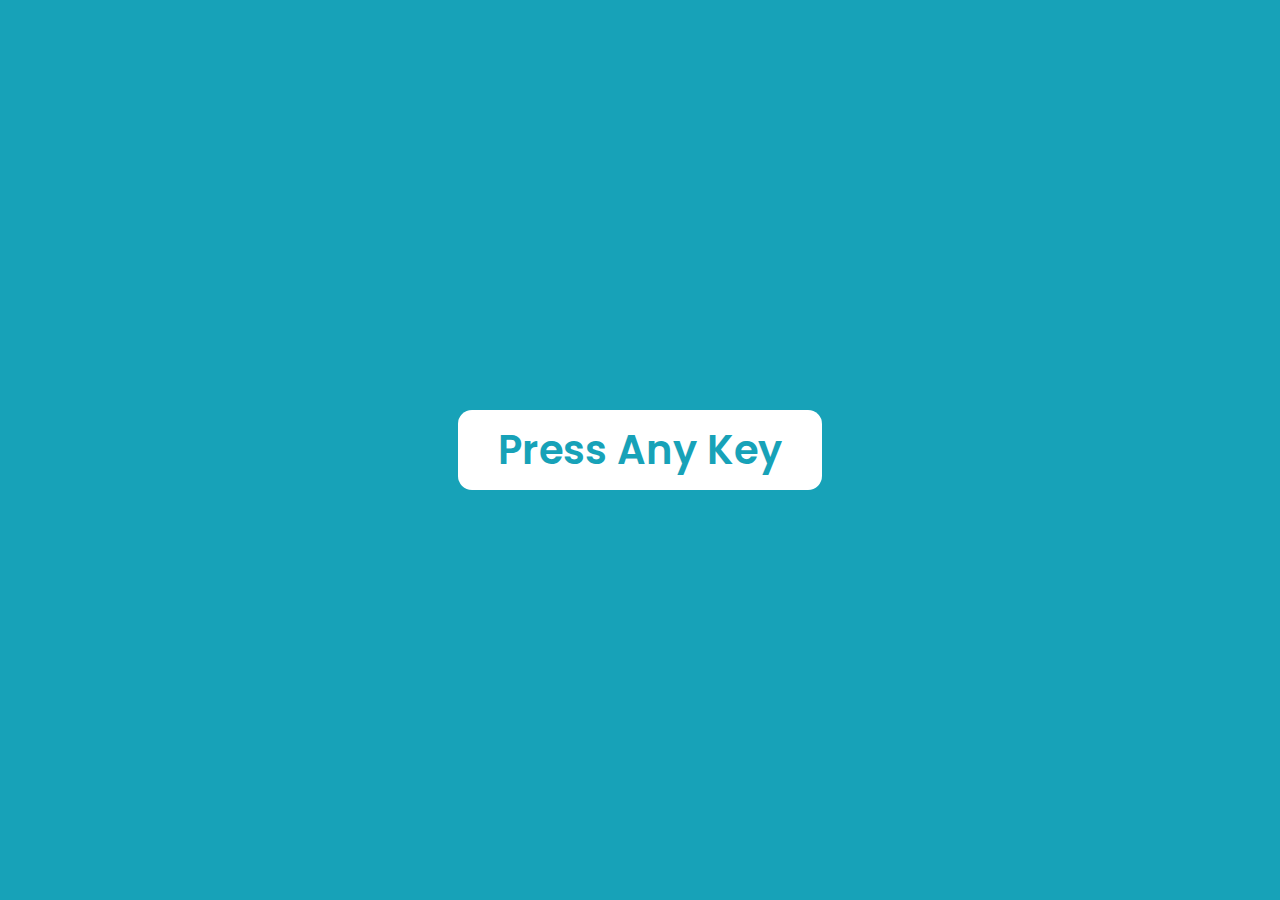
<file: Detect Pressed Key/index.html>
<!DOCTYPE html>
<html lang="en">
<head>
    <meta charset="UTF-8">
    <meta http-equiv="X-UA-Compatible" content="IE=edge">
    <meta name="viewport" content="width=device-width, initial-scale=1.0">
    <title>Detect Pressed Key
    </title>
    <link rel="stylesheet" href="style.css">
</head>
<body>
    <div class="alert">
        <p>Press Any Key</p>
    </div>
    <div class="box hide">
        <div class="result">
            <p>23</p>
        </div>
        <div class="details">
            <div class="card key">
                <h4>Key</h4>
                <p>12</p>
            </div>
            <div class="card location">
                <h4>Location</h4>
                <p>12</p>
            </div>
            <div class="card which">
                <h4>Which</h4>
                <p>12</p>
            </div>
            <div class="card code">
                <h4>Code</h4>
                <p>12</p>
            </div>         
        </div>

    </div>
</body>
<script src="app.js"></script>
</html>
</file>
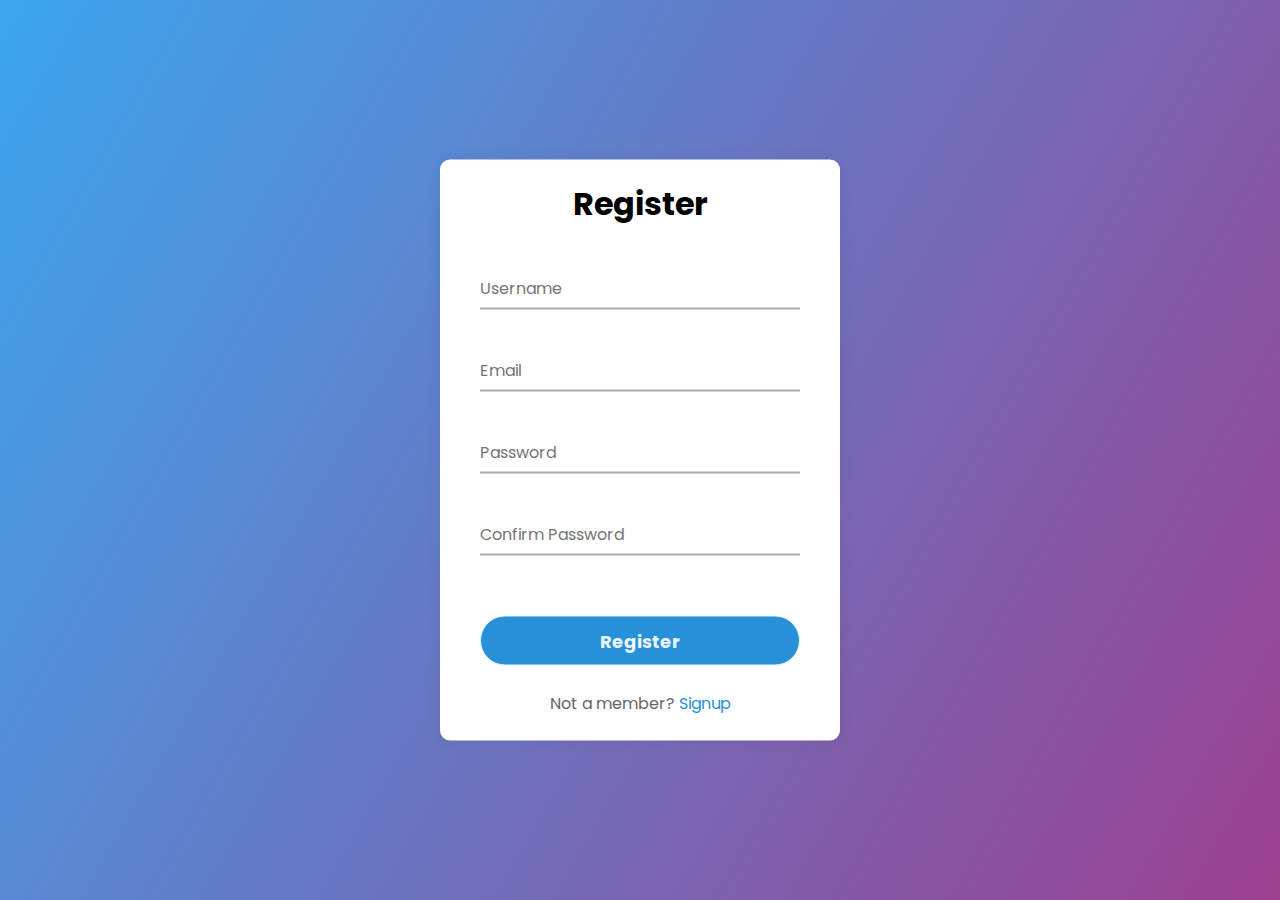
<file: Form Register/index.html>
<!DOCTYPE html>
<html lang="en">
<head>
    <meta charset="UTF-8">
    <meta http-equiv="X-UA-Compatible" content="IE=edge">
    <meta name="viewport" content="width=device-width, initial-scale=1.0">
    <title>Register</title>
    <link rel="stylesheet" href="style.css">
</head>
<body>
    <div class="container">
        <h1 >
            Register    
        </h1>
        <form>          
            <div class="form-control">
                <input type="text" placeholder="Username" id="username">
                <span></span>
                <small></small>
            </div>  
            <div class="form-control">
                <input type="email" placeholder="Email" id="email"> 
                <span></span>
                <small></small>
            </div>
            <div class="form-control">
                <input type="password" placeholder="Password" id="password">
                <span></span>
                <small></small>
            </div>
            <div class="form-control">
                <input type="password" placeholder="Confirm Password" id="confirmPassword">
                <span></span>
                <small></small>
            </div>
            <input type="submit" value="Register" />
            <div class="signup_link">Not a member? <a href="#">Signup</a></div>
        </form>
    </div>
    <script src="app.js"></script>
</body>
</html>
</file>
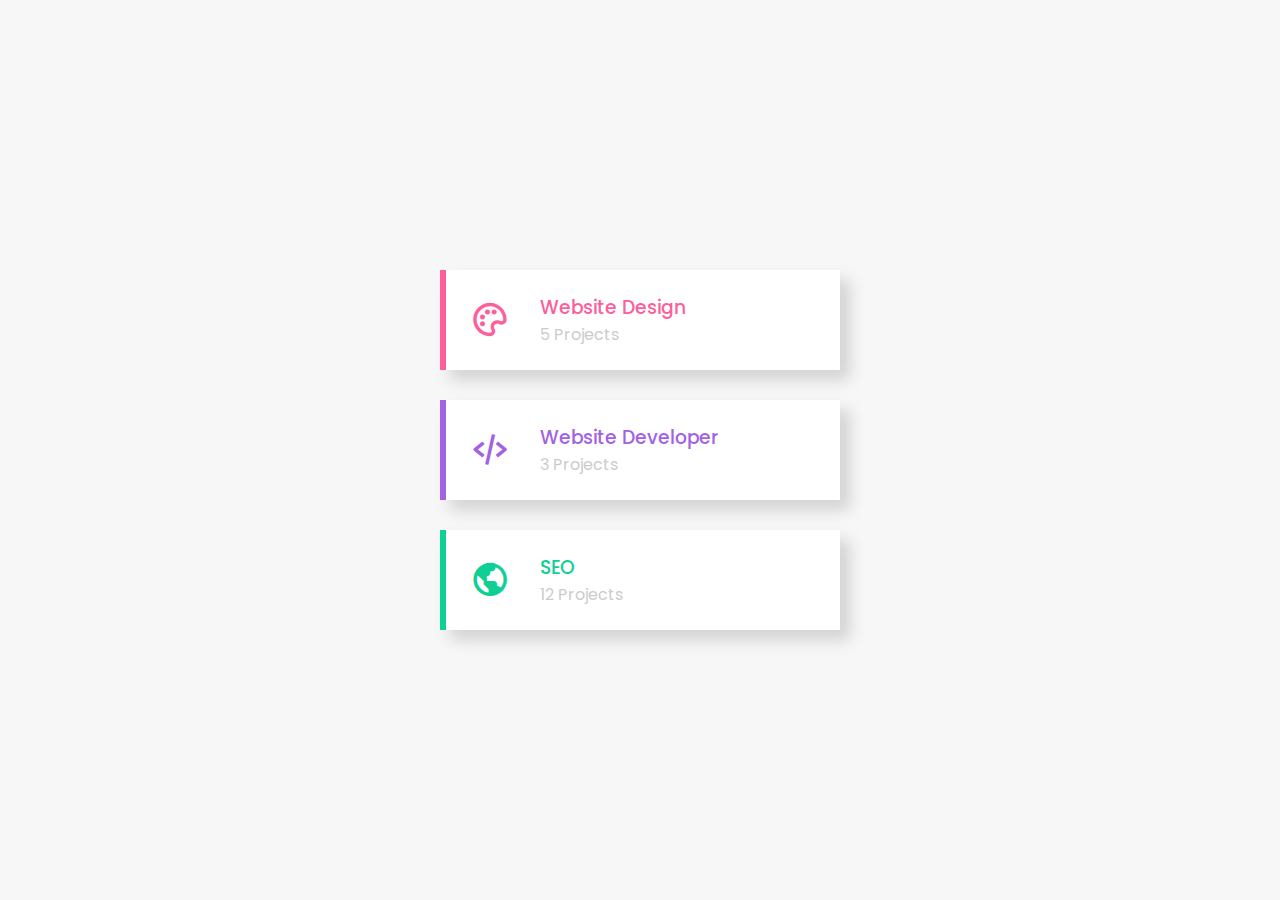
<file: Hover Effects/index.html>
<!DOCTYPE html>
<html lang="en">
<head>
    <meta charset="UTF-8">
    <meta http-equiv="X-UA-Compatible" content="IE=edge">
    <meta name="viewport" content="width=device-width, initial-scale=1.0">
    <title>Hover Effects</title>
    <link href='https://unpkg.com/boxicons@2.1.1/css/boxicons.min.css' rel='stylesheet'>
    <link rel="stylesheet" href="style.css">
</head>
<body>
    <div class="container">
        <div class="box" style="--clr:#fc5f9b;">
            <div class="content">   
                <div class="icon">
                    <i class='bx bx-palette'></i>
                </div>
                <div class="text">
                    <h3>Website Design</h3>
                    <p>5 Projects</p>
                </div>
            </div>
        </div>
        <div class="box" style="--clr:#a362e3;">
            <div class="content">   
                <div class="icon">
                    <i class='bx bx-code-alt' ></i>
                </div>
                <div class="text">
                    <h3>Website Developer</h3>
                    <p>3 Projects</p>
                </div>
            </div>
        </div>
        <div class="box" style="--clr:#0ed095;">
            <div class="content">   
                <div class="icon">
                    <i class='bx bx-world' ></i>
                </div>
                <div class="text">
                    <h3>SEO</h3>
                    <p>12 Projects</p>
                </div>
            </div>
        </div>
    </div>
</body>
</html>
</file>
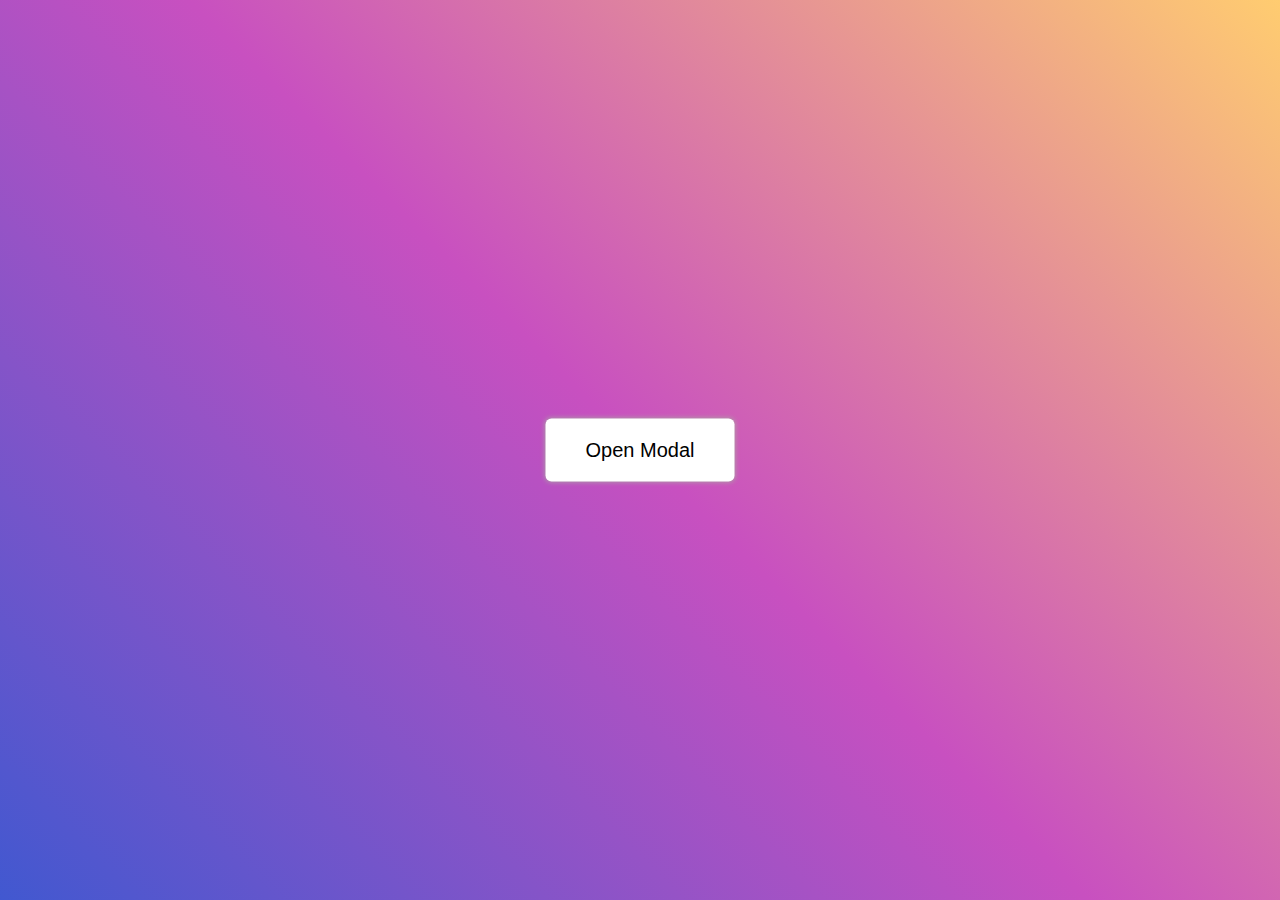
<file: Modal/index.html>
<!DOCTYPE html>
<html lang="en">
<head>
    <meta charset="UTF-8">
    <meta http-equiv="X-UA-Compatible" content="IE=edge">
    <meta name="viewport" content="width=device-width, initial-scale=1.0">
    <title>Document</title>
    <link rel="stylesheet" href="style.css">
    <link href='https://unpkg.com/boxicons@2.1.1/css/boxicons.min.css' rel='stylesheet'>

</head>
<body>
    <button class="btn">
        Open Modal
    </button>
    <div class="modal hide">
        <div class="modal__inner">
            <div class="modal__header">
                <p>Welcome to Nodemy</p>
                <i class='bx bx-x icon-x'></i>
            </div>
            <div class="modal__body">
                <h2>Modal</h2>
                <p>Đây là phần body của modal</p>
            </div>
            <div class="modal__footer">
                <button class="close">
                    Close
                </button>
            </div>
        </div>
    </div>
</body>
<script src="app.js"></script>
</html>
</file>
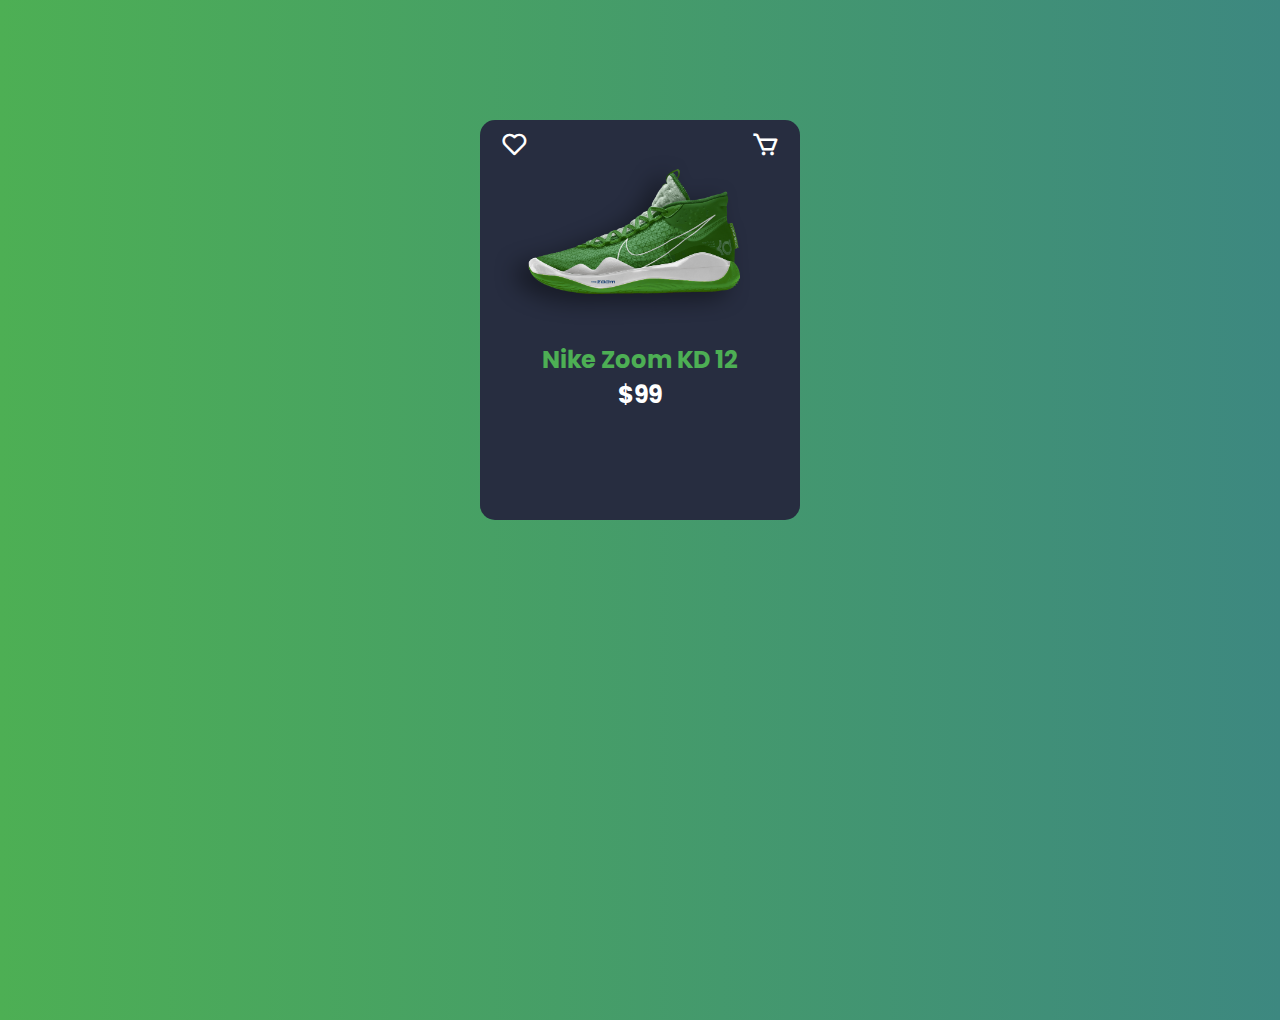
<file: Product card/index.html>
<!DOCTYPE html>
<html lang="en">
<head>
    <meta charset="UTF-8">
    <meta http-equiv="X-UA-Compatible" content="IE=edge">
    <meta name="viewport" content="width=device-width, initial-scale=1.0">
    <title>Product Card</title>
    <link href='https://unpkg.com/boxicons@2.1.1/css/boxicons.min.css' rel='stylesheet'>
    <link rel="stylesheet" href="asset/style.css">
</head>
<body>
    <div class="container">
        <div class="card">
            <div class="header__card">
                <div class="header__heart">
                    <i class='bx bx-heart'></i>
                </div>
                <div class="header__cart">
                    <i class='bx bx-cart'></i>
                </div>
            </div>
            <div class="card__img">
                <img src="./asset/Nike Zoom KD 12.png" alt="img">
            </div>
            <div class="card__title">
                Nike Zoom KD 12
            </div>
            <div class="card__price">
                $99
            </div>
            <div class="card__option">
                <div class="card__size">
                    Size:
                    <span class="card__size-option">6</span>
                    <span class="card__size-option">7</span>
                    <span class="card__size-option">8</span>
                    <span class="card__size-option">9</span>
                </div>
                <div class="card__color">
                    Color:
                    <span class="card__color-green"></span>
                    <span class="card__color-red"></span>
                    <span class="card__color-black"></span>
                </div>
                <div class="card__buy-btn">
                    Buy now
                </div>
                <div class="card__add-btn">
                    Add cart
                </div>
            </div>
        </div>
    </div>
</body>
</html>
</file>
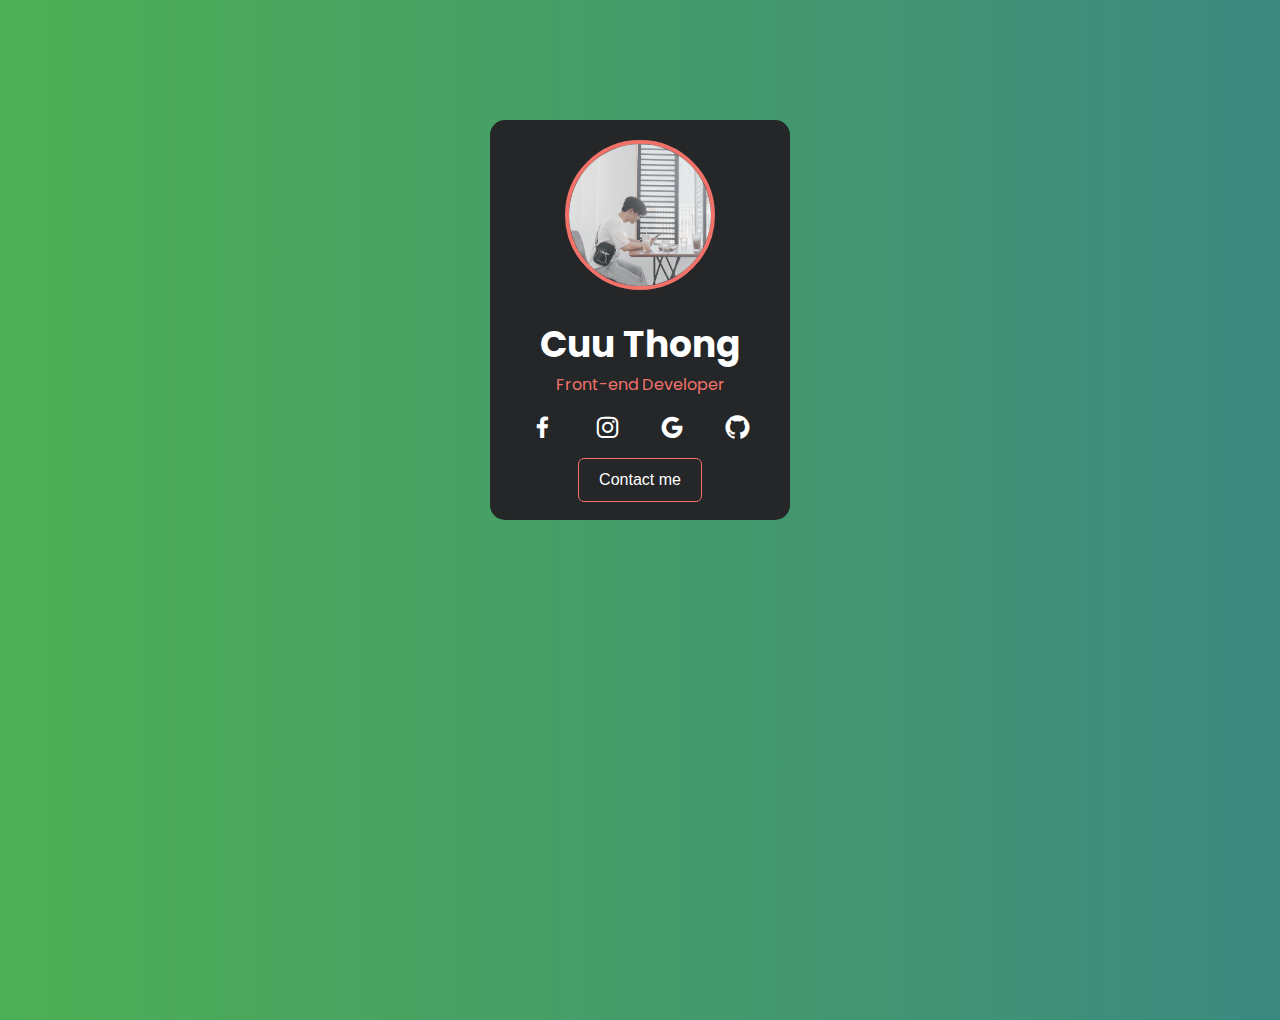
<file: Profile card/index.html>
<!DOCTYPE html>
<html lang="en">
<head>
    <meta charset="UTF-8">
    <meta http-equiv="X-UA-Compatible" content="IE=edge">
    <meta name="viewport" content="width=device-width, initial-scale=1.0">
    <title>Profile Card</title>
    <link href='https://unpkg.com/boxicons@2.1.1/css/boxicons.min.css' rel='stylesheet'>
    <link rel="stylesheet" href="asset/style.css">

</head>
<body>
    <div class="card">
        <div class="card__img">
            <img src="./asset/avata.jpg" alt="">

        </div>
        <div class="card__name">
            <h2>Cuu Thong</h2>
        </div>
        <div class="card__desc">
            Front-end Developer
        </div>
        <div class="card__contact">
            <a href="https://www.facebook.com/cuuthong.nguyen.3/" class="contact-fb">
                <i class='bx bxl-facebook'></i>
            </a>
            <a href="https://www.instagram.com/xxibthong/" class="contact-fb">
                <i class='bx bxl-instagram' ></i>
            </a>
            <a href="mailto:nguyencuuthong0207@gmail.com" class="contact-fb">
                <i class='bx bxl-google' ></i>
            </a>
            <a href="https://github.com/nguyencuuthong0207" class="contact-fb">
                <i class='bx bxl-github' ></i>
            </a>          
        </div>
        <div class="contact__btn">
            <button>
                Contact me
            </button>
        </div>
    </div>
</body>
</html>
</file>
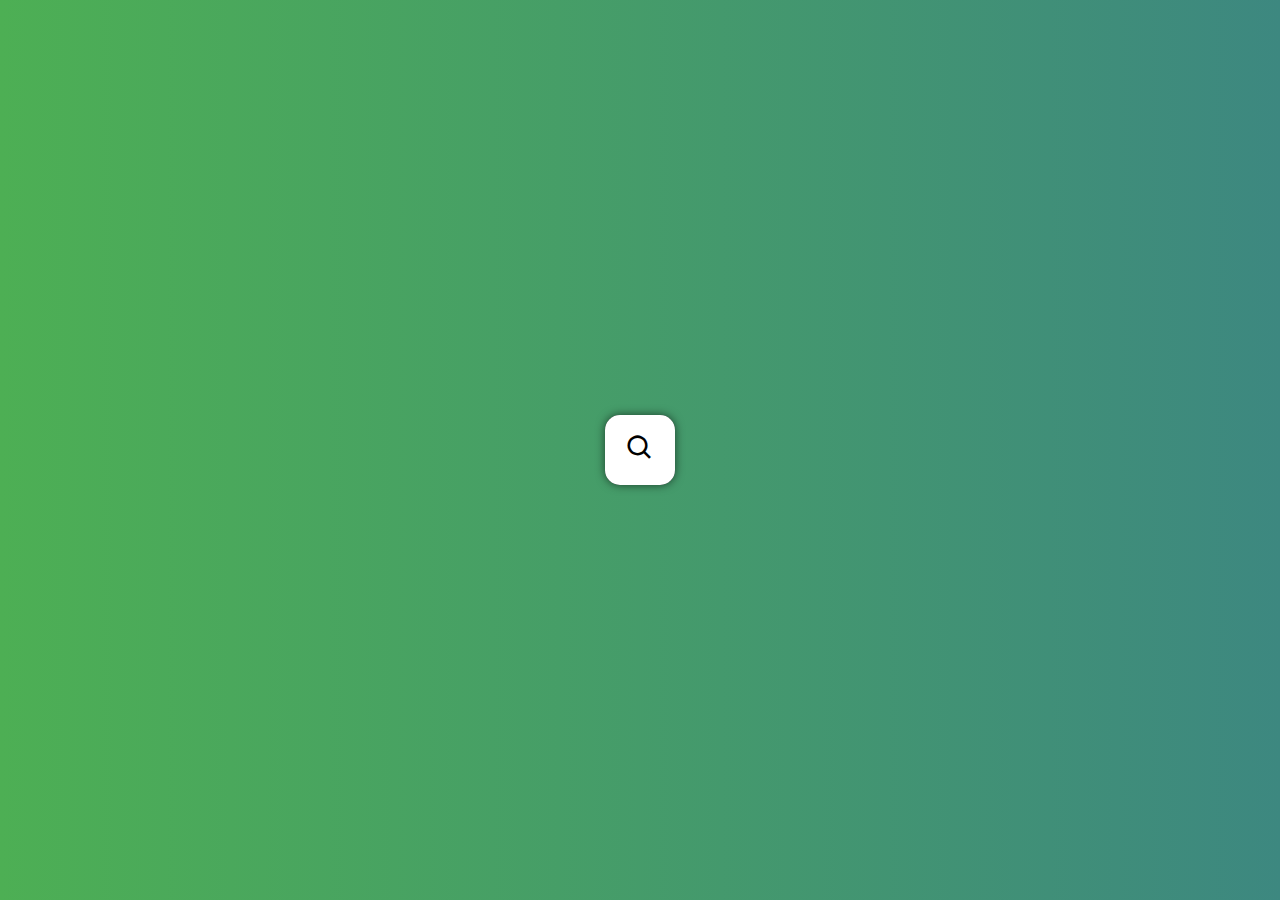
<file: Search Box/index.html>
<!DOCTYPE html>
<html lang="en">
<head>
    <meta charset="UTF-8">
    <meta http-equiv="X-UA-Compatible" content="IE=edge">
    <meta name="viewport" content="width=device-width, initial-scale=1.0">
    <title>Search Box</title>
    <link rel="stylesheet" href="style.css">
    <link href='https://unpkg.com/boxicons@2.1.1/css/boxicons.min.css' rel='stylesheet'>


</head>
<body>
    <div class="search">
        <input class="search__input"></input>
        <button class="search__btn">
            <i class='bx bx-search'></i>
        </button>
        
    </div>
</body>
<script src="app.js"></script>
</html>
</file>
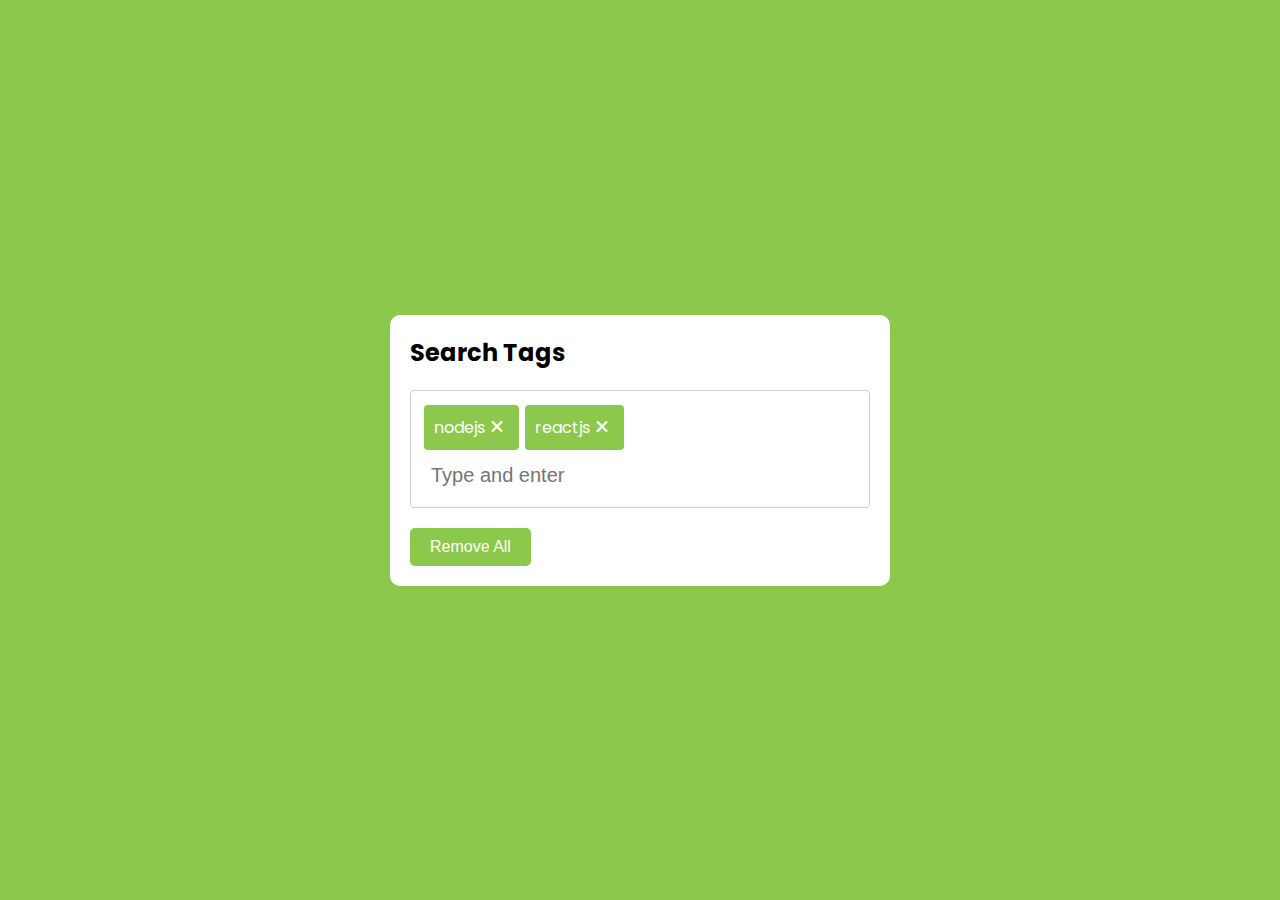
<file: Search tags/index.html>
<!DOCTYPE html>
<html lang="en">
<head>
    <meta charset="UTF-8">
    <meta http-equiv="X-UA-Compatible" content="IE=edge">
    <meta name="viewport" content="width=device-width, initial-scale=1.0">
    <title>Search Tags</title>
    <link rel="stylesheet" href="style.css">
    <link href='https://unpkg.com/boxicons@2.1.1/css/boxicons.min.css' rel='stylesheet'>

</head>
<body>
    <div class="wrapper">
        <h2>Search Tags</h2>
        <div class="content">           
            <input type="text" placeholder="Type and enter" class="search-input">
        </div>
        <button class="remove-btn">
            Remove All
        </button>
    </div>
</body>
<script src="app.js"></script>
</html>
</file>
<file: Detect Pressed Key/style.css>
@import url('https://fonts.googleapis.com/css2?family=Poppins:ital,wght@0,100;0,200;0,300;0,700;1,100;1,300;1,700&family=Roboto:wght@100;400&display=swap');

* {
    position: 0;
    margin: 0;
    box-sizing: border-box;
}

body {
    display: flex;
    align-items: center;
    justify-content: center;
    background: #17a2b8;
    width: 100%;
    height: 100vh;
    font-family: 'Poppins';
}
.alert {
    background: #fff;
    color: #17a2b8;
    font-size: 40px;
    padding: 10px 40px;
    font-weight: 600;
    border-radius: 14px;
}
.result {
    width: 250px;
    height: 250px;
    border: 7px solid #fff;
    border-radius: 50%;
    font-size: 70px;
    color: #fff;
    font-weight: 600;
    display: flex;
    justify-content: center;
    align-items: center;
    margin:auto;
}
.details {
    margin-top: 100px;  
    display: flex;
    flex-direction: row;
    
}
.card {
    margin: 0 15px;
    background-color: #fff;
    font-size: 20px;
    display: flex;
    flex-direction: column;
    text-align: center;  
    color: #000;
    width: 300px;
    border-radius: 15px;
    overflow: hidden;
}
.details h4 {  
    padding: 10px 25px;
    background-color: #78c0c9;
    color: #fff;
}
.details p {
    padding: 10px 25px;
}

.hide {
    display: none;
}
</file>
<file: Form Register/style.css>
@import url('https://fonts.googleapis.com/css2?family=Poppins:wght@400;500;600;700&display=swap');

* {
	margin: 0;
	padding: 0;
	box-sizing: border-box;
	font-family: 'Poppins', sans-serif;
}

body {
	background: linear-gradient(120deg, #3ca7ee, #9b408f);
	height: 100vh;
	overflow: hidden;
}

.container {
	position: absolute;
	top: 50%;
	left: 50%;
	transform: translate(-50%, -50%);
	width: 400px;
	background: white;
	border-radius: 10px;
	box-shadow: 0px 0px 15px rgba(0, 0, 0, 0.05);
}

.container h1 {
	text-align: center;
	padding-top: 20px;
}

.container form {
	padding: 0 40px;
}

form .form-control {
	position: relative;
	border-bottom: 2px solid #adadad;
	margin: 40px 0;
}

.form-control.success {
	border-bottom-color: #2691d9;
}

.form-control.error {
	border-bottom-color: #e74c3c;
}

.form-control input {
	width: 100%;
	height: 40px;
	font-size: 16px;
	border: none;
	background: none;
	outline: none;
}

small {
	position: absolute;
	left: 0;
	top: 100%;
	margin-top: 3px;
	color: #e74c3c;
}

.form-control span::before {
	content: '';
	position: absolute;
	top: 40px;
	left: 0;
	width: 0%;
	height: 2px;
	background: #2691d9;
	transition: 0.3s;
}

.form-control input:focus ~ span::before {
	width: 100%;
}

input[type='submit'] {
	margin-top: 20px;
	width: 100%;
	height: 50px;
	border: 1px solid;
	background: #2691d9;
	border-radius: 25px;
	font-size: 18px;
	color: #e9f4fb;
	font-weight: 700;
	cursor: pointer;
	outline: none;
	transition: 0.5s;
}

input[type='submit']:hover {
	background-color: #08609a;
}

.signup_link {
	margin: 25px 0;
	text-align: center;
	font-size: 16px;
	color: #666666;
}

.signup_link a {
	color: #2691d9;
	text-decoration: none;
}

.signup_link a:hover {
	text-decoration: underline;
}
</file>
<file: Hover Effects/style.css>
@import url('https://fonts.googleapis.com/css2?family=Poppins:ital,wght@0,100;0,200;0,300;0,400;0,500;0,700;1,100;1,200;1,300;1,400;1,500;1,600;1,700&family=Roboto:wght@100;400&display=swap');

* {
    margin: 0;
    padding: 0;
    box-sizing: border-box;
    font-family: 'Poppins', sans-serif;
}

body {
    display: flex;
    justify-content: center;
    align-items: center;
    height: 100vh;
    background-color: #f7f7f7;
}
.container {
    display: flex;
    flex-direction: column;
    gap: 30px;
    position: relative;
}
.container .box {
    position: relative;
    background-color: #fff;
    width: 400px;
    height: 100px;
    box-shadow: 10px 10px 15px rgba(0, 0, 0, 0.15);
    cursor: pointer;
}
.container .box::before {
    content: '';
    position: absolute;
    width: 6px;
    height: 100%;
    background: var(--clr);
    transition: 0.5s ease-in-out;
}
.container .box:hover::before {
    width: 100%;
}
.container .box .content {
    position:relative;
    display: flex;
    align-items: center;
    height: 100%;
}
.container .box .content .icon {
    min-width: 100px; 
    display: flex;
    justify-content: center;
    align-items: center;
    
}
.container .box .content .icon .bx {
    color: var(--clr);
    font-size: 2.5rem;
    transition: all 0.5s;
    font-weight: 300;
}
.container .box .content .text h3 {
    color: var(--clr);
    transition: all 0.5s;
    font-weight: 500;
}
.container .box .content .text p {
    color: #ccc;
    transition: all 0.5s;
}
.container .box:hover .content .text h3,
.container .box:hover .content .icon .bx {
    color: #fff;
}
</file>
<file: Modal/style.css>
@import url('https://fonts.googleapis.com/css2?family=Poppins:ital,wght@0,100;0,200;0,300;0,700;1,100;1,300;1,700&family=Roboto:wght@100;400&display=swap');

:root {
    --pink-color: #e26e70;
}
*{
    margin: 0;
    padding: 0;
    box-sizing: border-box;
    font-family:Arial, Helvetica, sans-serif;
}

body {
    background-image: linear-gradient(45deg, rgb(65, 88, 208) 0%, rgb(200, 80, 192) 50%, rgb(255, 204, 112) 100% );
    height: 100vh;
    overflow: hidden;
}
.btn {
    font-size: 20px;
    padding: 20px 40px;
    border-radius: 6px;
    border: none;
    box-shadow: 0 0 5px #aba4a4;
    position: relative;
    top: 50%;
    left: 50%;
    transform: translate(-50%, -50%);
    transition: all 0.2s;
    background-color:#fff;
}
.btn:hover {
    opacity: 0.8;
}
.modal {
    position: fixed;
    top: 0;
    width: 100vw;
    height: 100vh;
    background-color: rgba(0, 0, 0, 0.6);
}
.modal__inner {
    width: 450px;
    margin:200px auto;
    position: relative;
    background-color: #fff;
    border-radius: 6px;
    overflow: hidden;
    animation: showModal .25s ease-in-out;
}
.modal__header {
    display: flex;
    background-color: var(--pink-color);
    color : #fff;
    width : 100%;
    font-size: 18px;
    padding:15px;

}
.icon-x {
    position:absolute;
    right: 15px;
    font-size: 30px;
    cursor: pointer;
}
.icon-x:hover{
    opacity: 0.8;
}
.modal__body {
    padding: 15px;

}
.modal__body h2 {
    color: var(--pink-color);
    margin-bottom: 12px;
}
.modal__footer {
    padding: 15px;
    text-align:right;
}
.close {
    border: none;
    background-color:var(--pink-color);
    border-radius: 6px;
    padding: 10px 20px;
    color: #fff;
    right: 0;
    cursor: pointer;
}
.close:hover {
    opacity: 0.8;
}
.hide {
    display: none;
}
@keyframes showModal {
    from {
        top: -200px;
        opacity: 0;
    }
    to {
        top: 0;
        opacity: 1;
    }
}
</file>
<file: Product card/asset/style.css>
@import url('https://fonts.googleapis.com/css2?family=Poppins:ital,wght@0,100;0,200;0,300;0,700;1,100;1,300;1,700&family=Roboto:wght@100;400&display=swap');


:root {
    --primary-color: #4daf54;
}
*{
    margin: 0;
    padding: 0;
    box-sizing: border-box;

}
body {
    height: 100vh;
    background-image: linear-gradient(to right, #4daf54, #3d8880);
    font-family: "Poppins"
}
.card {
    width: 320px;
    height: 400px;
    background-color: #272d40;
    margin: auto;
    margin-top: 120px;
    border-radius: 15px;
    
    color: #fff;
    position: relative;
}
.header__card {
    display: inline-block;
}
.header__heart {
    cursor: pointer;
    z-index: 2;
}
.header__heart , .header__cart  {
    position: absolute;  
    margin: -12px 20px 0;
    font-size: 1.8rem;
    cursor: pointer;
}
.header__cart {   
    right: 0;
    cursor: pointer;
}
.header__heart:hover , .header__cart:hover {
    transform: scale(1.2);
}
.card__img {
    width: 80%;
    transition:  0.5s;
    transition-delay: 0.3s;
}
.card__img img {
    width: 100%;
    height: 100%;
    object-fit: cover;
    margin: 10px 14px;
    
}
.card__title, .card__price {
    font-size: 1.5rem;
    font-weight: bold;
    text-align: center;
    transition: 0.5s;
    transition-delay: 0.3s;
}
.card__title {
    color: var(--primary-color); 
}
.card__option {
    margin-top: 100px;
    margin-left: 12px;
    transition: all 0.5s;
    opacity: 0;
    visibility: hidden;
    transition-delay: 0.3s;
}
.card__size, .card__color {
    font-size: 1.17em;
    font-weight: 500;
    margin-bottom: 15px;
    display: flex;
    align-items: center;
}
.card__size-option {
    background-color: #dadada;
    color: #272d40;
    padding: 2px 10px;
    border-radius:4px;
    margin:0 5px;
    cursor: pointer;
}
.card__size-option:hover {
    transform: scale(1.2);
}
.card__color span {
    width: 20px;
    height: 20px;
    border-radius:50%;
    margin: 0 12px;
    cursor: pointer;
}
.card__color span:hover {
    transform: scale(1.2);
}
.card__color-green{
    background-color: green;
}
.card__color-red{
    background-color: red; 
}
.card__color-black{
    background-color: black;  
}
.card__buy-btn, .card__add-btn  {
    display: inline-block;
    background-color: var(--primary-color);
    padding: 0.5em 1em;
    border-radius: 5px;
    font-weight: bold;
    color: #272d40;
}
.card__buy-btn:hover, .card__add-btn:hover {
    transform: scale(1.2);
    cursor: pointer;
}
.card__add-btn {
    margin-left: 12px;
}
.card:hover .card__img {
    transform: translateY(-80px) rotate(-20deg);
}
.card:hover .card__title {
    transform: translate(-40px, -70px) ;
}
.card:hover .card__price {
    transform: translate(-116px, -70px) ;
}
.card:hover .card__option {
    transform: translate(10px, -140px);
    opacity: 1;
    visibility: visible;
}
</file>
<file: Profile card/asset/style.css>
@import url('https://fonts.googleapis.com/css2?family=Poppins:ital,wght@0,100;0,200;0,300;0,700;1,100;1,300;1,700&family=Roboto:wght@100;400&display=swap');

:root {
    --pink-color:#f2726a;
}
*{
    margin: 0;
    padding: 0;
    box-sizing: border-box;
}
body {
    height: 100vh;
    background-image: linear-gradient(to right, #4daf54, #3d8880);
    font-family: "Poppins"
}
.card {
    width: 300px;
    height: 400px;
    background-color: #242628;
    margin: auto;
    margin-top: 120px;
    border-radius: 15px;
    text-align: center;
    color: #fff;
    overflow: hidden;
}


.card__img img{
    margin: 20px 0;
    width: 150px;
    height: 150px;
    border-radius: 50%;
    object-fit: cover;
    object-position: center;
    border: 4px solid #f2726a;
    transition: 0.3s;
}
.card__name {
    font-weight: bold;
    font-size: 1.5em;
}
.card__desc {
    color: var(--pink-color);
    font-size: 1em;
}
.card__contact{
    margin : 12px 0 6px;
}
.card__contact a{
    font-size: 1.8rem;
    margin : 14px;
    text-decoration: none;
    color : #fff;
}
.card__contact a:hover {
    color: var(--pink-color);
}
.contact__btn button {
    color : #fff;
    font-size: 1em;
    background-color: #242628;
    border-radius: 6px;
    padding: 12px 20px;
    border: 1px solid var(--pink-color);
    transition: all 0.2s;
}
.contact__btn button:hover {
    background-color: var(--pink-color);
    cursor: pointer;
}
.card__img:hover img {
    width: 300px;
    height:400px;
    border: none;
    border-radius: unset;
    margin-top: 0px;
    transform: unset;
}
</file>
<file: Search Box/style.css>
* {
    padding: 0;
    margin: 0;
    box-sizing: border-box;
}
body {
    height: 100vh;
    display: flex;
    align-items: center;
    justify-content: center;
    background-image: linear-gradient(to right, #4daf54, #3d8880);
}
.search {
    width: 70px;
    height: 70px;
    position: relative;
    overflow: hidden;
    border-radius: 15px;
    background-color: #242628;
    box-shadow: 0 0 10px rgba(0, 0, 0,.6);
    transition: 0.5s;
}
.search__input {
    width: 100%;
    height: 100%;
    border:none; 
    background: transparent;
    outline: none;
    color: #fff;
    font-size: 30px;
    line-height:70px;
    padding: 0  100px 0 35px;
    /* display:none; */
}
.search__btn {
    position: absolute;
    top: 0;
    right: 0;
    height: 100%;
    width: 70px;
    font-size: 30px;
    font-weight: 700;
    background: #fff;
    border: none;
    cursor: pointer;
}
.search__btn:hover {
    opacity: 0.8;
}
.open {
    width: 420px;
}
</file>
<file: Search tags/style.css>
@import url('https://fonts.googleapis.com/css2?family=Poppins:ital,wght@0,100;0,200;0,300;0,700;1,100;1,300;1,700&family=Roboto:wght@100;400&display=swap');

:root {
    --primary-color:#8cc84c;
}
*{
    margin: 0;
    padding: 0;
    box-sizing: border-box;
}
body {
    height: 100vh;
    background-color: var(--primary-color);
    font-family: "Poppins";
    display: flex;
    justify-content: center;
    align-items: center;
}
.wrapper {
    background-color: #fff;
    width: 500px;
    border-radius: 10px;
    overflow: hidden;
    padding: 20px;
    
}
h2 {
    font-size: 24px;
}
.content {
    border : 1px solid #ccc;
    margin: 20px 0;
    display: flex;
    padding: 10px;
    align-items: center;
    flex-wrap: wrap;
    border-radius: 4px;
    
}
.content li {
    color: #fff;
    margin: 4px 3px;
    padding:10px;
    border-radius:4px;
    list-style: none;
    background-color:var(--primary-color);
    display: flex;
    align-items: center;
}
.content li i {
    font-size:24px;
    cursor: pointer;
}
.search-input {
    flex: 1;
    border: none;
    outline: none;
    font-size:20px;
    margin:10px;


}
.remove-btn {
    color: #fff;
    border-radius: 5px;
    font-size: 16px;
    border:none;
    background:var(--primary-color);
    padding: 10px 20px;
    display: block;
    transition: 0.3s;
    cursor: pointer;
}
.remove-btn:hover {
    opacity: 0.8;
}
</file>
